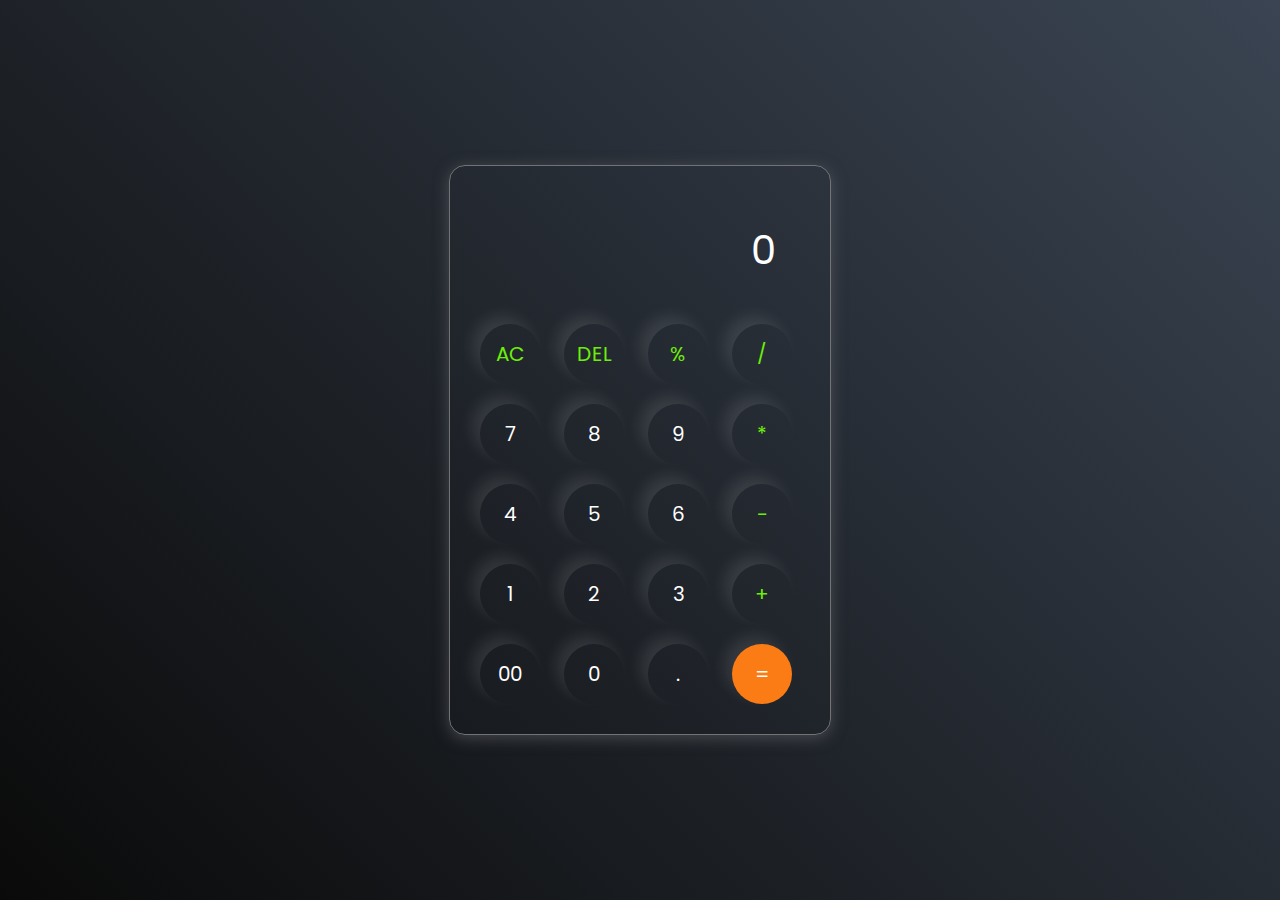
<file: Web Development Projects/Calculator/index.html>
<!DOCTYPE html>
<html lang="en">
  <head>
    <meta charset="UTF-8" />
    <meta http-equiv="X-UA-Compatible" content="IE=edge" />
    <meta name="viewport" content="width=device-width, initial-scale=1.0" />
    <link rel="stylesheet" href="style.css" />
    <title>Calculator - By Code Traversal</title>
  </head>
  <body>
    <div class="container">
      <div class="calculator">
        <input type="text" id="inputBox" placeholder="0" />
        <div>
          <button class="button operator">AC</button>
          <button class="button operator">DEL</button>
          <button class="button operator">%</button>
          <button class="button operator">/</button>
        </div>
        <div>
          <button class="button">7</button>
          <button class="button">8</button>
          <button class="button">9</button>
          <button class="button operator">*</button>
        </div>
        <div>
          <button class="button">4</button>
          <button class="button">5</button>
          <button class="button">6</button>
          <button class="button operator">-</button>
        </div>
        <div>
          <button class="button">1</button>
          <button class="button">2</button>
          <button class="button">3</button>
          <button class="button operator">+</button>
        </div>

        <div>
          <button class="button">00</button>
          <button class="button">0</button>
          <button class="button">.</button>
          <button class="button equalBtn">=</button>
        </div>
      </div>
    </div>

    <script src="script.js"></script>
  </body>
</html>
</file>
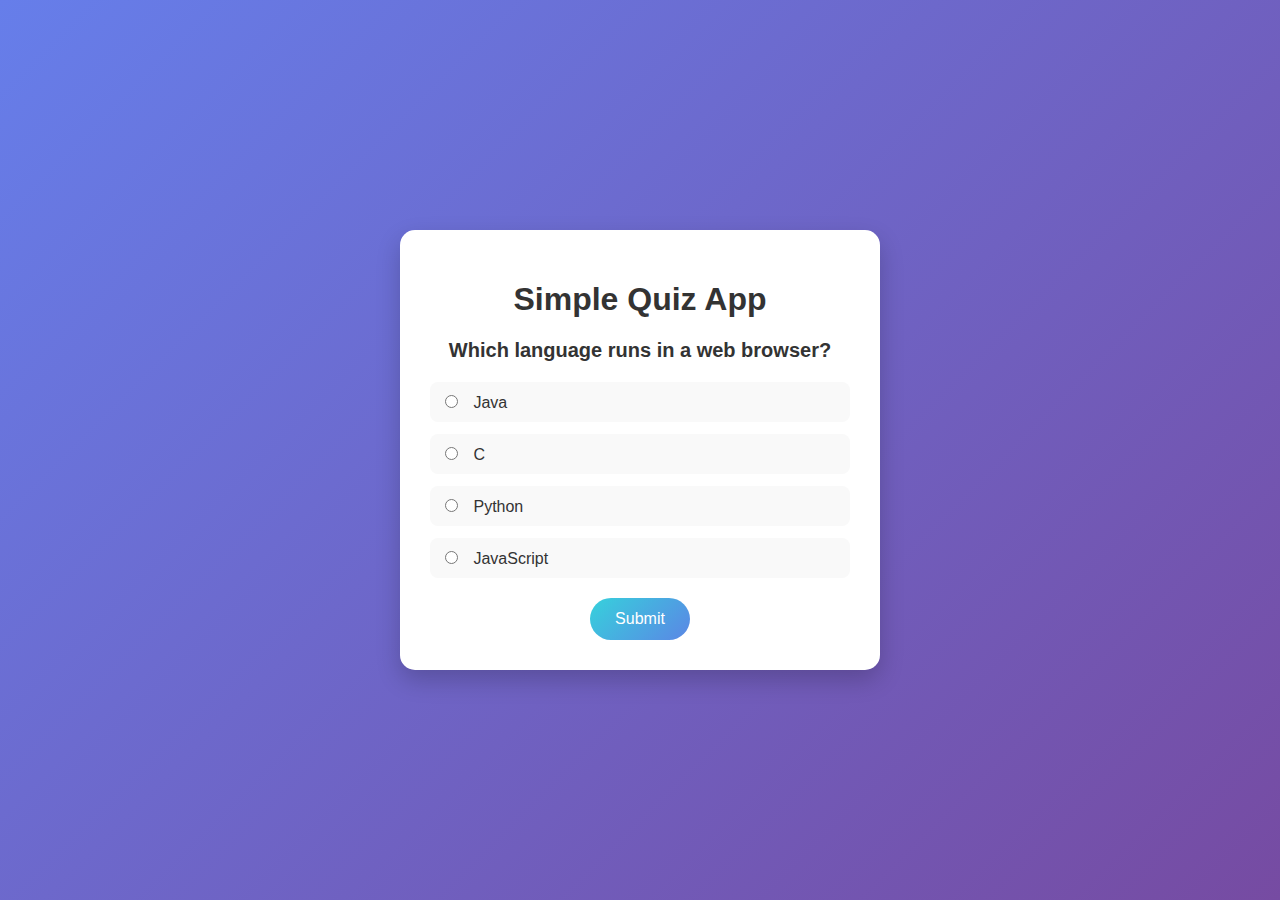
<file: Web Development Projects/Quiz Application/index.html>
<!DOCTYPE html>
<html lang="en">
<head>
  <meta charset="UTF-8">
  <meta name="viewport" content="width=device-width, initial-scale=1.0">
  <title>Quiz App</title>
  <link rel="stylesheet" href="style.css">
</head>
<body>
  <div class="quiz-container">
    <h1>Simple Quiz App</h1>
    <div id="quiz">
      <!-- Question -->
      <h2 id="question">Question text</h2>

      <!-- Options -->
      <ul>
        <li>
          <input type="radio" name="answer" id="a" class="answer">
          <label for="a" id="a_text">Answer A</label>
        </li>
        <li>
          <input type="radio" name="answer" id="b" class="answer">
          <label for="b" id="b_text">Answer B</label>
        </li>
        <li>
          <input type="radio" name="answer" id="c" class="answer">
          <label for="c" id="c_text">Answer C</label>
        </li>
        <li>
          <input type="radio" name="answer" id="d" class="answer">
          <label for="d" id="d_text">Answer D</label>
        </li>
      </ul>

      <!-- Button -->
      <button id="submit">Submit</button>
    </div>
  </div>

  <!-- Script -->
  <script src="script.js"></script>
</body>
</html>
</file>
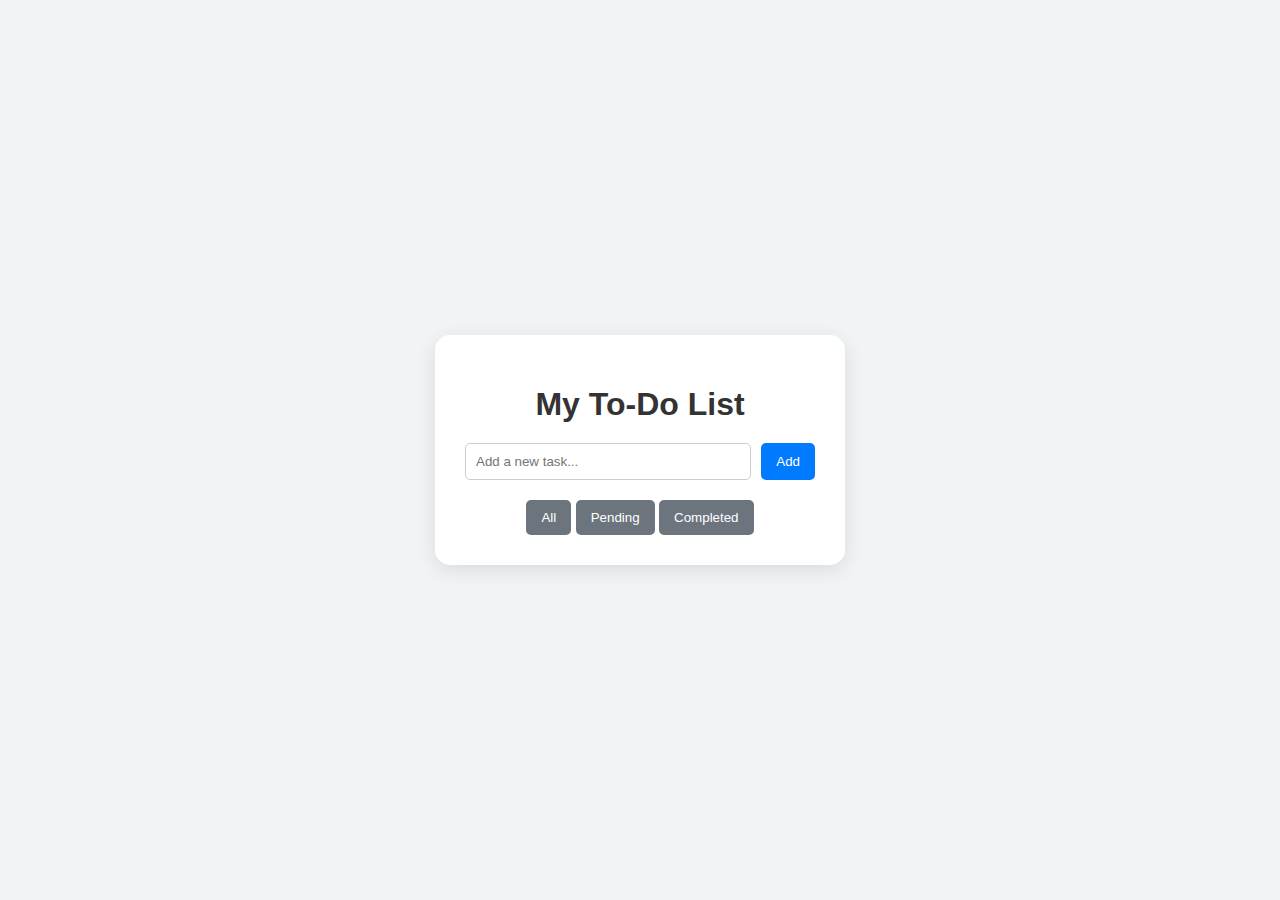
<file: Web Development Projects/To-Do List/index.html>
<!DOCTYPE html>
<html lang="en">
<head>
    <meta charset="UTF-8">
    <meta name="viewport" content="width=device-width, initial-scale=1.0">
    <title>To-Do List</title>
    <link rel="stylesheet" href="style.css">
</head>
<body>
    <div class="container">
        <h1>My To-Do List</h1>
        <div class="input-section">
            <input type="text" id="taskInput" placeholder="Add a new task...">
            <button id="addBtn">Add</button>
        </div>
        <ul id="taskList"></ul>
        <div class="filter-section">
            <button onclick="filterTasks('all')">All</button>
            <button onclick="filterTasks('pending')">Pending</button>
            <button onclick="filterTasks('completed')">Completed</button>
        </div>
    </div>
    <script src="script.js"></script>
</body>
</html>
</file>
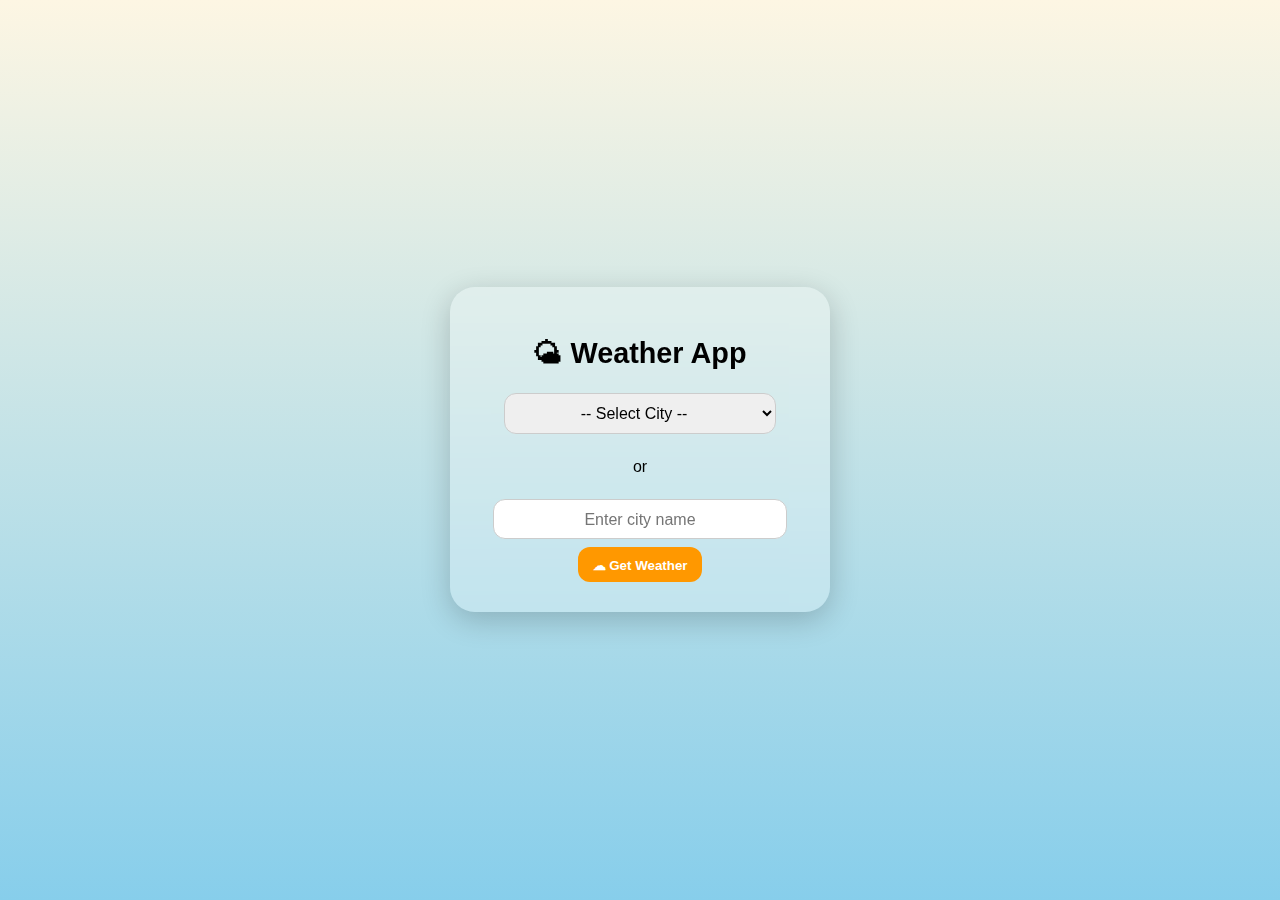
<file: Web Development Projects/Weather/index.html>
<!DOCTYPE html>
<html lang="en">
<head>
  <meta charset="UTF-8">
  <meta name="viewport" content="width=device-width, initial-scale=1.0">
  <title>Weather App</title>
  <link rel="stylesheet" href="style.css">
</head>
<body>
  <div class="sky" id="sky">
    <div class="sun" id="sun"></div>
    <div class="moon" id="moon"></div>
    <div class="stars" id="stars"></div>
    <div class="cloud cloud1"></div>
    <div class="cloud cloud2"></div>
  </div>

  <div class="container">
    <h1 class="title">🌤 Weather App</h1>

    <!-- Dropdown for quick city selection -->
    <select id="citySelect" onchange="selectCity()">
      <option value="">-- Select City --</option>
      <option value="Karwar">Karwar</option>
      <option value="Mangalore">Mangalore</option>
      <option value="Hubli">Hubli</option>
      <option value="Davangere">Davangere</option>
      <option value="Bangalore">Bangalore</option>
    </select>

    <p class="or-text">or</p>

    <!-- Manual input box -->
    <input type="text" id="cityInput" placeholder="Enter city name">
    <button onclick="getWeather()">☁ Get Weather</button>

    <div class="weather-box" id="weatherBox">
      <h2 id="cityName"></h2>
      <p id="temperature"></p>
      <p id="description"></p>
      <p id="humidity"></p>
      <p id="wind"></p>
    </div>
  </div>

  <script src="script.js"></script>
</body>
</html>
</file>
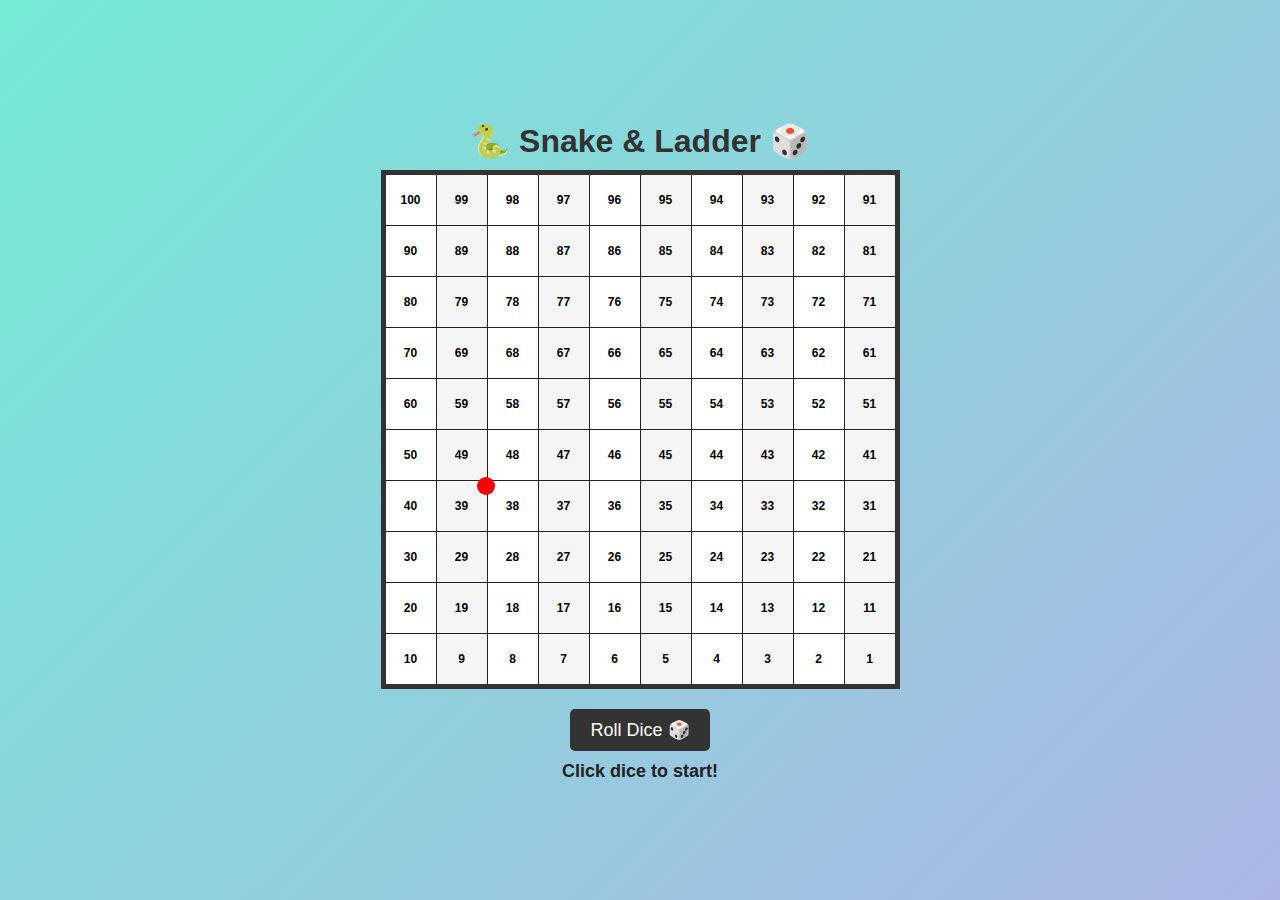
<file: Web Development Projects/Game/snake_ladder.html>
<!DOCTYPE html>
<html lang="en">
<head>
<meta charset="UTF-8">
<meta name="viewport" content="width=device-width, initial-scale=1.0">
<title>Snake and Ladder Game</title>
<style>
    body {
        font-family: "Poppins", sans-serif;
        display: flex;
        flex-direction: column;
        align-items: center;
        justify-content: center;
        background: linear-gradient(135deg, #74ebd5, #ACB6E5);
        height: 100vh;
        margin: 0;
    }

    h1 {
        color: #333;
        margin-bottom: 10px;
    }

    #board {
        display: grid;
        grid-template-columns: repeat(10, 50px);
        grid-template-rows: repeat(10, 50px);
        gap: 1px;
        background: #222;
        border: 5px solid #333;
    }

    .cell {
        width: 50px;
        height: 50px;
        background: #fff;
        display: flex;
        align-items: center;
        justify-content: center;
        font-size: 12px;
        font-weight: bold;
        position: relative;
    }

    .cell:nth-child(even) {
        background: #f5f5f5;
    }

    #dice {
        margin-top: 20px;
        background: #333;
        color: #fff;
        border: none;
        padding: 10px 20px;
        border-radius: 5px;
        font-size: 18px;
        cursor: pointer;
    }

    #dice:hover {
        background: #555;
    }

    #player {
        width: 18px;
        height: 18px;
        border-radius: 50%;
        background: red;
        position: absolute;
        transition: all 0.4s ease;
    }

    #message {
        margin-top: 10px;
        font-size: 18px;
        color: #222;
        font-weight: bold;
    }
</style>
</head>
<body>

<h1>🐍 Snake & Ladder 🎲</h1>
<div id="board"></div>

<button id="dice">Roll Dice 🎲</button>
<p id="message">Click dice to start!</p>

<script>
    const board = document.getElementById("board");
    const message = document.getElementById("message");
    const diceBtn = document.getElementById("dice");

    // Create board (100 cells)
    let cells = [];
    for (let i = 100; i >= 1; i--) {
        const cell = document.createElement("div");
        cell.classList.add("cell");
        cell.textContent = i;
        board.appendChild(cell);
        cells.push(cell);
    }

    // Player
    let player = document.createElement("div");
    player.id = "player";
    board.appendChild(player);

    let position = 1;

    // Snakes and Ladders mapping
    const snakes = {
        99: 54,
        70: 55,
        52: 42,
        25: 2,
        95: 72
    };
    const ladders = {
        3: 22,
        6: 25,
        20: 41,
        36: 44,
        63: 81,
        68: 90
    };

    function rollDice() {
        const dice = Math.floor(Math.random() * 6) + 1;
        message.textContent = `You rolled a ${dice}!`;

        let newPos = position + dice;
        if (newPos > 100) {
            message.textContent += " Roll too high to move!";
            return;
        }

        position = newPos;
        if (snakes[position]) {
            message.textContent += ` 🐍 Oops! Snake from ${position} to ${snakes[position]}`;
            position = snakes[position];
        } else if (ladders[position]) {
            message.textContent += ` 🪜 Yay! Ladder from ${position} to ${ladders[position]}`;
            position = ladders[position];
        }

        updatePlayerPosition();

        if (position === 100) {
            message.textContent = "🎉 You reached 100! You Win!";
            diceBtn.disabled = true;
        }
    }

    function updatePlayerPosition() {
        const index = 100 - position;
        const cell = cells[index];
        const rect = cell.getBoundingClientRect();
        const boardRect = board.getBoundingClientRect();
        const x = rect.left - boardRect.left + rect.width / 4;
        const y = rect.top - boardRect.top + rect.height / 4;
        player.style.left = `${x}px`;
        player.style.top = `${y}px`;
    }

    diceBtn.addEventListener("click", rollDice);
    updatePlayerPosition(); // initial position
</script>

</body>
</html>
</file>
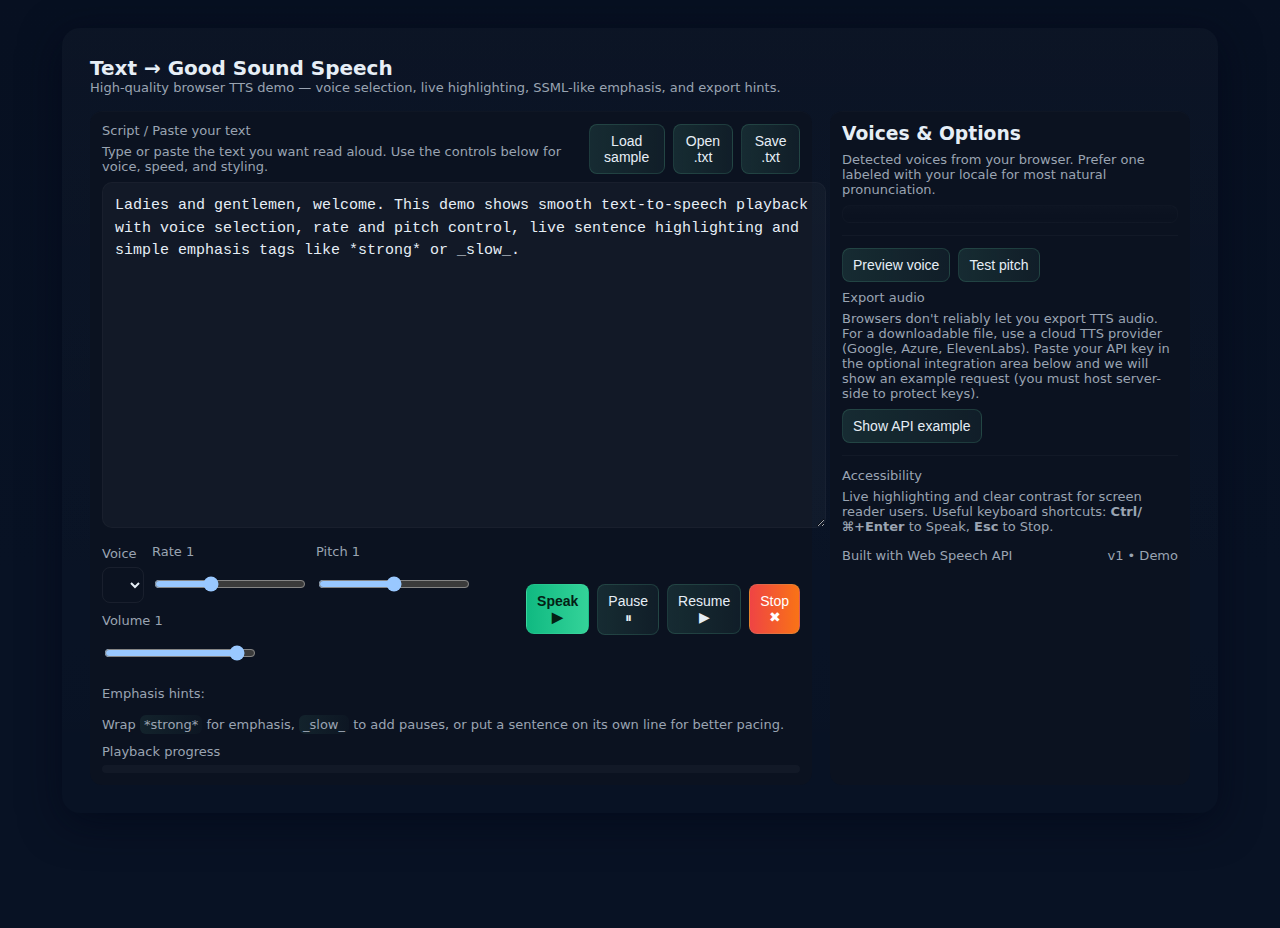
<file: Web Development Projects/Text-to-Speech/txt-to-speech.html>
<!doctype html>
<html lang="en">
<head>
<meta charset="utf-8" />
<meta name="viewport" content="width=device-width,initial-scale=1" />
<title>Text → Good Sound Speech — Demo</title>
<style>
  :root{
    --bg:#0f1724; --card:#0b1220; --muted:#9aa4b2; --accent:#6ee7b7;
    --glass: rgba(255,255,255,0.03);
    --radius:14px;
    font-family: Inter, system-ui, -apple-system, "Segoe UI", Roboto, "Helvetica Neue", Arial;
    color-scheme: dark;
  }
  html,body{height:100%; margin:0; background:
    linear-gradient(180deg, #071021 0%, #081224 60%); color:#e6eef6;}
  .wrap{max-width:1100px; margin:28px auto; padding:28px; background:linear-gradient(180deg, rgba(255,255,255,0.02), transparent); border-radius:18px; box-shadow: 0 10px 40px rgba(2,6,23,0.6);}
  header{display:flex; gap:16px; align-items:center; margin-bottom:16px;}
  h1{font-size:20px; margin:0;}
  .sub{color:var(--muted); font-size:13px;}
  .grid{display:grid; grid-template-columns: 1fr 360px; gap:18px;}
  .card{background:var(--card); border-radius:12px; padding:12px; box-shadow: inset 0 1px 0 rgba(255,255,255,0.02);}
  textarea{width:100%; min-height:320px; resize:vertical; border-radius:10px; border:1px solid rgba(255,255,255,0.03); padding:12px; background:var(--glass); color:inherit; font-size:15px; line-height:1.5;}
  label{display:block; font-size:13px; color:var(--muted); margin-bottom:6px;}
  .controls{display:flex; gap:8px; flex-wrap:wrap; align-items:center;}
  select,input[type="range"],button{background:transparent; color:inherit; border:1px solid rgba(255,255,255,0.06); padding:8px 10px; border-radius:8px; font-size:14px;}
  input[type="range"]{width:130px;}
  .btn{cursor:pointer; background:linear-gradient(90deg, rgba(110,231,183,0.12), rgba(110,231,183,0.06)); border:1px solid rgba(110,231,183,0.14);}
  .btn.strong{background:linear-gradient(90deg,#10b981,#34d399); color:#042014; font-weight:700;}
  .small{font-size:13px; color:var(--muted);}
  .voices{max-height:160px; overflow:auto; margin-top:8px; border-radius:8px; padding:8px; background:linear-gradient(180deg, rgba(255,255,255,0.01), transparent); border:1px solid rgba(255,255,255,0.02);}
  .voice-item{padding:8px; border-radius:8px; display:flex; justify-content:space-between; gap:10px; align-items:center;}
  .meta{font-size:12px; color:var(--muted);}
  .highlighted{background:linear-gradient(90deg, rgba(110,231,183,0.08), rgba(110,231,183,0.02)); border-radius:6px; padding:2px 4px;}
  footer{margin-top:14px; color:var(--muted); font-size:13px; display:flex; justify-content:space-between; align-items:center;}
  .io{display:flex; gap:8px; align-items:center;}
  .filename{font-size:12px; color:var(--muted);}
  .danger{background:linear-gradient(90deg,#ef4444,#f97316); color:white;}
  @media(max-width:980px){ .grid{grid-template-columns:1fr; } .wrap{margin:12px;} }
</style>
</head>
<body>
<div class="wrap" role="main">
  <header>
    <div>
      <h1>Text → Good Sound Speech</h1>
      <div class="sub">High-quality browser TTS demo — voice selection, live highlighting, SSML-like emphasis, and export hints.</div>
    </div>
  </header>

  <div class="grid">
    <div class="card" aria-labelledby="editorTitle">
      <div style="display:flex; justify-content:space-between; align-items:center; margin-bottom:8px;">
        <div>
          <label id="editorTitle">Script / Paste your text</label>
          <div class="small">Type or paste the text you want read aloud. Use the controls below for voice, speed, and styling.</div>
        </div>
        <div style="display:flex; gap:8px; align-items:center;">
          <button id="loadSample" class="btn">Load sample</button>
          <input id="fileInput" type="file" accept=".txt" style="display:none;">
          <button id="openFile" class="btn">Open .txt</button>
          <button id="saveText" class="btn">Save .txt</button>
        </div>
      </div>

      <textarea id="textInput" placeholder="Paste your speech text here...">Ladies and gentlemen, welcome. This demo shows smooth text-to-speech playback with voice selection, rate and pitch control, live sentence highlighting and simple emphasis tags like *strong* or _slow_.</textarea>

      <div style="display:flex; justify-content:space-between; margin-top:12px; gap:8px; align-items:center;">
        <div class="controls">
          <div>
            <label for="voices">Voice</label>
            <select id="voices"></select>
          </div>

          <div>
            <label>Rate <span id="rateVal">1.0</span></label>
            <input id="rate" type="range" min="0.5" max="2" step="0.05" value="1">
          </div>

          <div>
            <label>Pitch <span id="pitchVal">1.0</span></label>
            <input id="pitch" type="range" min="0" max="2" step="0.05" value="1">
          </div>

          <div>
            <label>Volume <span id="volVal">1.0</span></label>
            <input id="volume" type="range" min="0" max="1" step="0.05" value="1">
          </div>
        </div>

        <div style="display:flex; gap:8px; align-items:center;">
          <button id="speakBtn" class="btn strong">Speak ▶</button>
          <button id="pauseBtn" class="btn">Pause ⏸</button>
          <button id="resumeBtn" class="btn">Resume ▶</button>
          <button id="cancelBtn" class="btn danger">Stop ✖</button>
        </div>
      </div>

      <div style="margin-top:12px; display:flex; gap:10px; flex-wrap:wrap; align-items:center;">
        <label class="small">Emphasis hints:</label>
        <div class="small">Wrap <span class="highlighted">*strong*</span> for emphasis, <span class="highlighted">_slow_</span> to add pauses, or put a sentence on its own line for better pacing.</div>
      </div>

      <div style="margin-top:12px;">
        <label class="small">Playback progress</label>
        <div id="progressBar" style="height:8px; background:rgba(255,255,255,0.03); border-radius:8px; overflow:hidden;">
          <div id="progressFill" style="height:100%; width:0%; background:linear-gradient(90deg,#34d399,#10b981);"></div>
        </div>
      </div>
    </div>

    <aside class="card" aria-labelledby="sidebarTitle">
      <h3 id="sidebarTitle" style="margin:0 0 8px 0;">Voices & Options</h3>

      <div class="small" style="margin-bottom:8px;">Detected voices from your browser. Prefer one labeled with your locale for most natural pronunciation.</div>

      <div id="voiceList" class="voices" role="listbox" aria-label="Available voices">
        <!-- dynamically populated -->
      </div>

      <hr style="margin:12px 0; border:0; border-top:1px solid rgba(255,255,255,0.03)">

      <div style="display:flex; gap:8px; align-items:center; margin-bottom:8px;">
        <button id="previewShort" class="btn">Preview voice</button>
        <button id="testPitch" class="btn">Test pitch</button>
      </div>

      <div style="margin-top:8px;">
        <label class="small">Export audio</label>
        <div class="small" style="margin-top:6px;">
          Browsers don't reliably let you export TTS audio. For a downloadable file, use a cloud TTS provider (Google, Azure, ElevenLabs). Paste your API key in the optional integration area below and we will show an example request (you must host server-side to protect keys).
        </div>
        <button id="showApiExample" class="btn" style="margin-top:8px;">Show API example</button>
      </div>

      <hr style="margin:12px 0; border:0; border-top:1px solid rgba(255,255,255,0.03)">

      <div>
        <label class="small">Accessibility</label>
        <div class="small" style="margin-top:6px;">Live highlighting and clear contrast for screen reader users. Useful keyboard shortcuts: <strong>Ctrl/⌘+Enter</strong> to Speak, <strong>Esc</strong> to Stop.</div>
      </div>

      <footer>
        <div class="small">Built with Web Speech API</div>
        <div class="small">v1 • Demo</div>
      </footer>
    </aside>
  </div>
</div>

<script>
/* Text → Good Sound Speech
   Features:
   - voice detection & selection
   - rate/pitch/volume controls
   - Speak/Pause/Resume/Cancel
   - live sentence highlighting and progress bar
   - simple emphasis tags: *strong* and _slow_ (pauses)
   - sample load, open/save .txt
   - placeholder to show API example for downloadable audio
*/

/* Helpers */
const $ = id => document.getElementById(id);
const textInput = $('textInput');
const voicesSelect = $('voices');
const voiceList = $('voiceList');
const rate = $('rate'), pitch = $('pitch'), volume = $('volume');
const rateVal = $('rateVal'), pitchVal = $('pitchVal'), volVal = $('volVal');
const speakBtn = $('speakBtn'), pauseBtn = $('pauseBtn'), resumeBtn = $('resumeBtn'), cancelBtn = $('cancelBtn');
const progressFill = $('progressFill');
const fileInput = $('fileInput'), openFile = $('openFile'), saveText = $('saveText'), loadSample = $('loadSample');
const showApiExample = $('showApiExample'), previewShort = $('previewShort'), testPitch = $('testPitch');

let synth = window.speechSynthesis;
let voices = [];
let utterances = [];
let currentIndex = 0;
let sentences = [];
let playing = false;

/* Voice loading */
function populateVoices(){
  voices = synth.getVoices().sort((a,b)=> (a.lang > b.lang)?1:-1);
  voicesSelect.innerHTML = '';
  voiceList.innerHTML = '';
  voices.forEach((v, i)=>{
    const opt = document.createElement('option');
    opt.value = i;
    opt.textContent = `${v.name} — ${v.lang}${v.default ? ' (default)':''}`;
    voicesSelect.appendChild(opt);

    const row = document.createElement('div');
    row.className = 'voice-item';
    row.innerHTML = `<div>
      <div style="font-weight:600">${v.name}</div>
      <div class="meta">${v.lang} ${v.localService ? '• local' : '• remote'}</div>
    </div>
    <div style="font-size:12px; text-align:right"><button data-idx="${i}" class="btn">Preview</button></div>`;
    voiceList.appendChild(row);
  });
}
populateVoices();
if (speechSynthesis.onvoiceschanged !== undefined) {
  speechSynthesis.onvoiceschanged = populateVoices;
}

/* UI bindings */
rate.addEventListener('input', ()=> rateVal.textContent = rate.value);
pitch.addEventListener('input', ()=> pitchVal.textContent = pitch.value);
volume.addEventListener('input', ()=> volVal.textContent = volume.value);

voicesSelect.addEventListener('change', ()=> { /* nothing extra */ });

voiceList.addEventListener('click', (e)=>{
  if (e.target.matches('button')){
    const idx = parseInt(e.target.dataset.idx,10);
    speakSample('This is a voice preview.', voices[idx]);
  }
});

/* File load/save */
openFile.addEventListener('click', ()=> fileInput.click());
fileInput.addEventListener('change', async (e)=>{
  const f = e.target.files?.[0];
  if (!f) return;
  const txt = await f.text();
  textInput.value = txt;
});
saveText.addEventListener('click', ()=>{
  const blob = new Blob([textInput.value], {type:'text/plain;charset=utf-8'});
  const a = document.createElement('a');
  a.href = URL.createObjectURL(blob);
  a.download = 'script.txt';
  document.body.appendChild(a); a.click(); a.remove();
});

/* Load sample */
loadSample.addEventListener('click', ()=>{
  textInput.value = `Hello, this is a demo of the text-to-speech app.
*This sentence should sound emphasized.* 
Now a gentle pause follows — _slow_ — and normal voice resumes.
Thank you for listening.`;
});

/* Shortcut: Ctrl/Cmd+Enter speak, Esc stop */
document.addEventListener('keydown', (e)=>{
  if ((e.ctrlKey||e.metaKey) && e.key === 'Enter') { speak(); }
  if (e.key === 'Escape') { cancelSpeech(); }
});

/* Speaking mechanics */
function normalizeTextToSentences(text){
  // Split by newline and punctuation. Keep simple: split on sentence enders or newlines.
  const raw = text.replace(/\r/g,'').trim();
  if (!raw) return [];
  // Preserve lines as sentences; also split on . ? !
  let parts = [];
  raw.split('\n').forEach(line=>{
    line = line.trim();
    if (!line) return;
    // split on sentence punctuation but keep short chunks
    let segs = line.split(/(?<=[.?!])\s+/);
    segs.forEach(s=>{
      s = s.trim();
      if (s) parts.push(s);
    });
  });
  return parts;
}

function parseEmphasis(text){
  // Basic: replace *strong* with the same but we will set utterance.rate/pitch later
  // Return an object with flags to alter playback: {text, emphasize:boolean, slow:boolean}
  let emphasize = false, slow = false;
  let t = text;
  if (/\*(.*?)\*/.test(t)) { emphasize = true; t = t.replace(/\*(.*?)\*/g,'$1'); }
  if (/_([^_]+)_/.test(t)) { slow = true; t = t.replace(/_([^_]+)_/g,'$1'); }
  return {text: t, emphasize, slow};
}

function speakSample(sampleText, voiceObj){
  const u = new SpeechSynthesisUtterance(sampleText);
  if (voiceObj) u.voice = voiceObj;
  u.rate = Number(rate.value);
  u.pitch = Number(pitch.value);
  u.volume = Number(volume.value);
  synth.cancel(); // clear queue
  synth.speak(u);
}

/* Main speak flow */
async function speak(){
  if (!('speechSynthesis' in window)) {
    alert('Sorry — your browser does not support the Web Speech API.');
    return;
  }
  if (playing) {
    // If already speaking, ignore or restart
    cancelSpeech();
  }

  const selectedVoice = voices[Number(voicesSelect.value)] || null;
  const text = textInput.value.trim();
  if (!text) { alert('Please enter some text to speak.'); return; }

  sentences = normalizeTextToSentences(text);
  if (!sentences.length) return;

  currentIndex = 0;
  playing = true;
  progressFill.style.width = '0%';

  // speak sentences sequentially
  for (let i=0;i<sentences.length;i++){
    if (!playing) break;
    currentIndex = i;
    highlightSentence(i);
    const parsed = parseEmphasis(sentences[i]);
    let u = new SpeechSynthesisUtterance(parsed.text);
    if (selectedVoice) u.voice = selectedVoice;
    // emphasis: slightly faster and higher pitch
    u.rate = parsed.emphasize ? Math.min(2, Number(rate.value) * 1.08) : Number(rate.value);
    u.pitch = parsed.emphasize ? Math.min(2, Number(pitch.value) * 1.12) : Number(pitch.value);
    u.volume = Number(volume.value);

    // Add events to chain
    await speakUtteranceAsync(u, parsed.slow);
    // update progress
    const pct = Math.round(((i+1)/sentences.length)*100);
    progressFill.style.width = pct + '%';
  }
  playing = false;
  clearHighlight();
}

/* Wrap utterance speak in a promise and manage pause/resume */
function speakUtteranceAsync(utterance, slowFlag){
  return new Promise((resolve, reject)=>{
    utterance.onend = ()=> {
      // optional slow pause (if slowFlag true)
      if (slowFlag) {
        setTimeout(()=> resolve(), 600); // 600ms pause
      } else {
        setTimeout(()=> resolve(), 120); // small natural pause
      }
    };
    utterance.onerror = (e)=> { console.error('TTS error', e); resolve(); };
    synth.speak(utterance);
  });
}

/* Pause / Resume / Cancel */
pauseBtn.addEventListener('click', ()=> {
  if (synth.speaking && !synth.paused) synth.pause();
});
resumeBtn.addEventListener('click', ()=> {
  if (synth.paused) synth.resume();
});
cancelBtn.addEventListener('click', ()=> cancelSpeech());

function cancelSpeech(){
  synth.cancel();
  playing = false;
  clearHighlight();
  progressFill.style.width = '0%';
}

/* Highlighting */
function highlightSentence(idx){
  // Create highlighted view by replacing the textarea content visually.
  // Simpler approach: set selection range to the sentence span indices.
  const full = textInput.value;
  let charCount = 0;
  for (let i=0;i<sentences.length;i++){
    const s = sentences[i];
    if (i === idx){
      // find its index in the original
      const pos = full.indexOf(s, charCount);
      if (pos >= 0){
        textInput.focus();
        textInput.setSelectionRange(pos, pos + s.length);
      }
      break;
    }
    charCount += s.length;
  }
}

function clearHighlight(){
  textInput.setSelectionRange(textInput.value.length, textInput.value.length);
}

/* Buttons */
speakBtn.addEventListener('click', speak);

/* Example API snippet show (for downloadable audio) */
showApiExample.addEventListener('click', ()=>{
  const example = `--- Example: Google Cloud Text-to-Speech (node.js) ---
/*
You must keep API keys secret on server side. This example returns audio content (base64).
*/
const text = "${textInput.value.trim().slice(0,200)}";
const fetch = require('node-fetch');

fetch('https://texttospeech.googleapis.com/v1/text:synthesize?key=YOUR_KEY', {
  method: 'POST',
  headers: {'Content-Type':'application/json'},
  body: JSON.stringify({
    input:{text},
    voice:{languageCode:'en-US', name:'en-US-Wavenet-D'},
    audioConfig:{audioEncoding:'MP3'}
  })
})
.then(r=>r.json()).then(res=>{
  // res.audioContent is base64 - write to file or send to client
});
`;
  alert('An example snippet has been copied to your clipboard for easy reference.');
  navigator.clipboard?.writeText(example);
});

/* Quick preview/test */
previewShort.addEventListener('click', ()=>{
  const v = voices[Number(voicesSelect.value)];
  speakSample('Hello! This is a quick preview.', v);
});
testPitch.addEventListener('click', ()=>{
  const v = voices[Number(voicesSelect.value)];
  const u1 = new SpeechSynthesisUtterance('Testing low pitch.');
  u1.pitch = 0.5; u1.voice = v; u1.rate = 0.95;
  const u2 = new SpeechSynthesisUtterance('Testing high pitch.');
  u2.pitch = 1.6; u2.voice = v; u2.rate = 0.95;
  synth.cancel(); synth.speak(u1); setTimeout(()=>synth.speak(u2), 800);
});

/* Keyboard accessibility: make controls reachable */
[voicesSelect, rate, pitch, volume, speakBtn, pauseBtn, resumeBtn, cancelBtn].forEach(el=>{
  el.tabIndex = 0;
});

/* Initialize default values */
rateVal.textContent = rate.value;
pitchVal.textContent = pitch.value;
volVal.textContent = volume.value;

</script>
</body>
</html>
</file>
<file: Web Development Projects/Calculator/style.css>
@import url('https://fonts.googleapis.com/css2?family=Poppins:wght@500&display=swap');

*{
    margin: 0;
    padding: 0;
    box-sizing: border-box;
    font-family: 'Poppins', sans-serif;
}

body{
    width: 100%;
    height: 100vh;
    display: flex;
    justify-content: center;
    align-items: center;
    background: linear-gradient(45deg, #0a0a0a, #3a4452);
}

.calculator{
    border: 1px solid #717377;
    padding: 20px;
    border-radius: 16px;
    background: transparent;
    box-shadow: 0px 3px 15px rgba(113, 115, 119, 0.5);

}

input{
    width: 320px;
    border: none;
    padding: 24px;
    margin: 10px;
    background: transparent;
    box-shadow: 0px 3px 15px rgbs(84, 84, 84, 0.1);
    font-size: 40px;
    text-align: right;
    cursor: pointer;
    color: #ffffff;
}

input::placeholder{
    color: #ffffff;
}

button{
    border: none;
    width: 60px;
    height: 60px;
    margin: 10px;
    border-radius: 50%;
    background: transparent;
    color: #ffffff;
    font-size: 20px;
    box-shadow: -8px -8px 15px rgba(255, 255, 255, 0.1);
    cursor: pointer;
}

.equalBtn{
    background-color: #fb7c14;
}

.operator{
    color: #6dee0a;
}
</file>
<file: Web Development Projects/Quiz Application/style.css>
/* General Styling */
body {
  font-family: "Poppins", sans-serif;
  background: linear-gradient(135deg, #667eea, #764ba2);
  display: flex;
  justify-content: center;
  align-items: center;
  height: 100vh;
  margin: 0;
  color: #333;
}

/* Quiz Box */
.quiz-container {
  background: #fff;
  padding: 30px;
  border-radius: 15px;
  width: 420px;
  box-shadow: 0 10px 25px rgba(0,0,0,0.2);
  text-align: center;
  animation: fadeIn 0.6s ease-in-out;
}

/* Title */
.title {
  margin-bottom: 15px;
  color: #4a4a4a;
}

/* Progress Bar */
.progress-container {
  background: #ddd;
  border-radius: 20px;
  overflow: hidden;
  height: 12px;
  margin-bottom: 20px;
}
#progress-bar {
  background: linear-gradient(90deg, #36d1dc, #5b86e5);
  width: 0%;
  height: 100%;
  transition: width 0.4s ease;
}

/* Question */
h2 {
  margin-bottom: 20px;
  font-size: 20px;
}

/* Options */
ul {
  list-style: none;
  padding: 0;
  margin: 0 0 20px 0;
  text-align: left;
}
ul li {
  margin: 12px 0;
  background: #f9f9f9;
  padding: 10px;
  border-radius: 8px;
  transition: background 0.3s;
}
ul li:hover {
  background: #f1f1f1;
}
label {
  cursor: pointer;
  margin-left: 8px;
}

/* Button */
button {
  background: linear-gradient(135deg, #36d1dc, #5b86e5);
  color: white;
  border: none;
  padding: 12px 25px;
  font-size: 16px;
  cursor: pointer;
  border-radius: 30px;
  transition: transform 0.2s ease, background 0.3s;
}
button:hover {
  transform: scale(1.05);
  background: linear-gradient(135deg, #5b86e5, #36d1dc);
}

/* Result */
.result h2 {
  margin-bottom: 20px;
  color: #444;
}

/* Animation */
@keyframes fadeIn {
  from { opacity: 0; transform: translateY(-20px); }
  to { opacity: 1; transform: translateY(0); }
}
</file>
<file: Web Development Projects/To-Do List/style.css>
body {
    font-family: Arial, sans-serif;
    background: #f0f4f7;
    display: flex;
    justify-content: center;
    align-items: center;
    height: 100vh;
    margin: 0;
}

.container {
    background: #fff;
    padding: 30px;
    border-radius: 15px;
    box-shadow: 0 5px 20px rgba(0,0,0,0.1);
    width: 350px;
    text-align: center;
}

h1 {
    margin-bottom: 20px;
    color: #333;
}

.input-section {
    display: flex;
    gap: 10px;
}

input {
    flex: 1;
    padding: 10px;
    border-radius: 5px;
    border: 1px solid #ccc;
}

button {
    padding: 10px 15px;
    border: none;
    background-color: #007bff;
    color: white;
    border-radius: 5px;
    cursor: pointer;
}

button:hover {
    background-color: #0056b3;
}

ul {
    list-style: none;
    padding: 0;
    margin-top: 20px;
}

li {
    background: #f7f7f7;
    margin: 5px 0;
    padding: 10px;
    border-radius: 5px;
    display: flex;
    justify-content: space-between;
    align-items: center;
}

li.completed {
    text-decoration: line-through;
    color: #888;
}

.filter-section {
    margin-top: 20px;
}

.filter-section button {
    background-color: #6c757d;
}

.filter-section button:hover {
    background-color: #5a6268;
}
</file>
<file: Web Development Projects/Weather/style.css>
body {
  font-family: 'Segoe UI', Tahoma, sans-serif;
  margin: 0;
  height: 100vh;
  display: flex;
  align-items: center;
  justify-content: center;
  overflow: hidden;
}

/* Sky background */
.sky {
  position: absolute;
  top: 0;
  left: 0;
  height: 100%;
  width: 100%;
  background: linear-gradient(to top, #87ceeb, #fdf6e3);
  z-index: -1;
  overflow: hidden;
  transition: background 1s ease;
}

/* Sun with rays */
.sun {
  position: absolute;
  top: 60px;
  left: 50%;
  transform: translateX(-50%);
  width: 120px;
  height: 120px;
  background: radial-gradient(circle, #FFD700, #FFA500);
  border-radius: 50%;
  box-shadow: 0 0 60px 20px rgba(255, 200, 0, 0.7);
  animation: spin 10s linear infinite;
  display: none;
}

@keyframes spin {
  100% { transform: translateX(-50%) rotate(360deg); }
}

/* Moon */
.moon {
  position: absolute;
  top: 60px;
  left: 50%;
  transform: translateX(-50%);
  width: 90px;
  height: 90px;
  background: radial-gradient(circle, #fff, #ddd);
  border-radius: 50%;
  box-shadow: 0 0 30px 10px rgba(255, 255, 255, 0.5);
  display: none;
}

/* Stars (twinkling effect) */
.stars {
  position: absolute;
  width: 100%;
  height: 100%;
  background: transparent;
  background-image: radial-gradient(white 1px, transparent 1px);
  background-size: 50px 50px;
  animation: twinkle 2s infinite alternate;
  display: none;
}

@keyframes twinkle {
  from { opacity: 0.3; }
  to { opacity: 1; }
}

/* Clouds */
.cloud {
  position: absolute;
  background: #fff;
  border-radius: 50%;
  opacity: 0.85;
  filter: blur(1px);
}

.cloud1 {
  width: 120px; height: 60px;
  top: 120px; left: -150px;
  animation: cloudMove 35s linear infinite;
}
.cloud2 {
  width: 180px; height: 90px;
  top: 180px; right: -200px;
  animation: cloudMove 45s linear infinite reverse;
}

@keyframes cloudMove {
  0% { transform: translateX(0); }
  100% { transform: translateX(150vw); }
}

/* Glass container */
.container {
  text-align: center;
  background: rgba(255, 255, 255, 0.25);
  padding: 30px;
  border-radius: 25px;
  box-shadow: 0 8px 30px rgba(0,0,0,0.2);
  backdrop-filter: blur(15px);
  width: 320px;
  animation: fadeIn 1s ease;
}

@keyframes fadeIn {
  from { opacity: 0; transform: scale(0.9); }
  to { opacity: 1; transform: scale(1); }
}

.title {
  font-size: 1.8rem;
  margin-bottom: 15px;
}

select, input {
  width: 85%;
  padding: 10px;
  margin: 8px 0;
  border-radius: 12px;
  border: 1px solid #ccc;
  text-align: center;
  font-size: 16px;
}

button {
  padding: 10px 15px;
  background: #ff9800;
  color: white;
  border: none;
  border-radius: 12px;
  cursor: pointer;
  font-weight: bold;
  transition: 0.3s;
}

button:hover {
  background: #e68a00;
  transform: scale(1.05);
}

.weather-box {
  margin-top: 15px;
  display: none;
  background: rgba(255, 255, 255, 0.6);
  padding: 15px;
  border-radius: 15px;
  box-shadow: inset 0 0 15px rgba(0,0,0,0.1);
}
</file>
